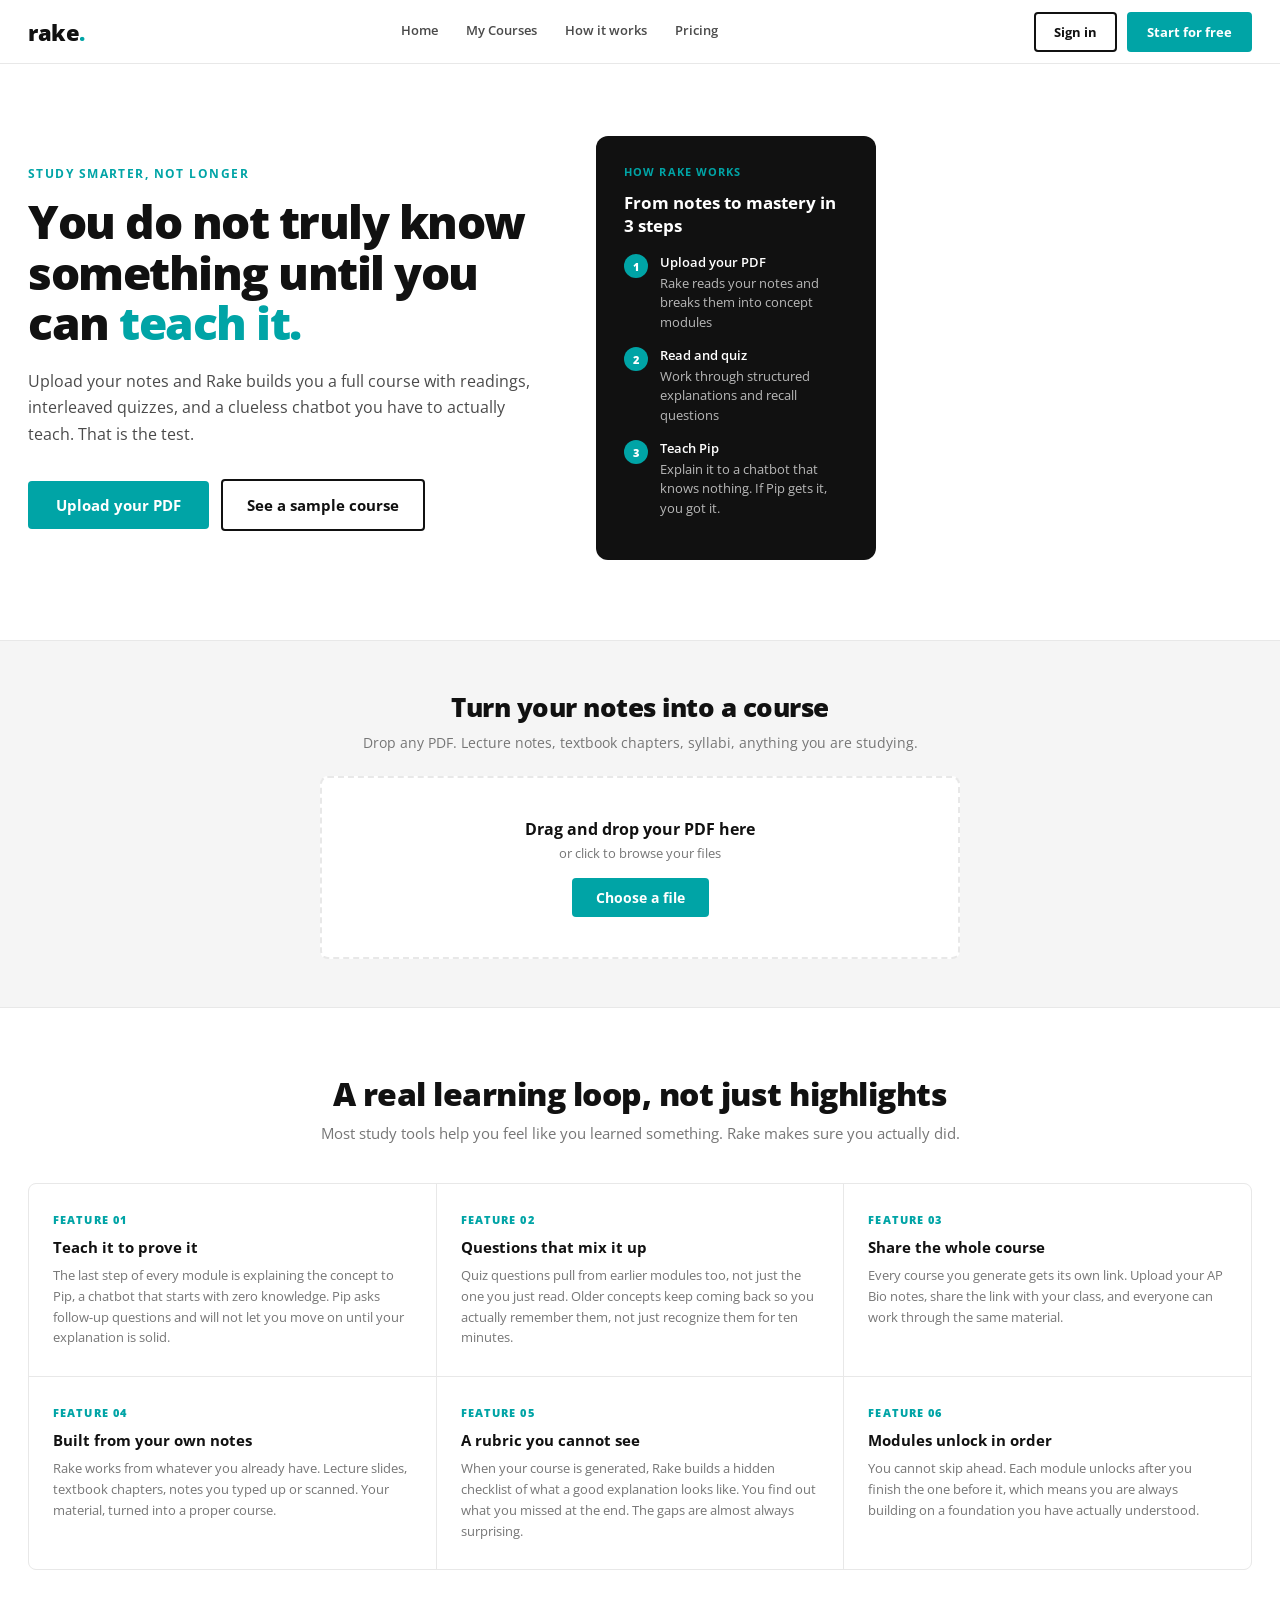
<file: index.html>
<!DOCTYPE html>
<html lang="en">
<head>
<meta charset="UTF-8">
<meta name="viewport" content="width=device-width, initial-scale=1.0">
<title>Rake — Learn anything by teaching it</title>
<link rel="preconnect" href="https://fonts.googleapis.com">
<link href="https://fonts.googleapis.com/css2?family=Open+Sans:wght@400;500;600;700;800&display=swap" rel="stylesheet">
<style>
*{box-sizing:border-box;margin:0;padding:0}
:root{
  --green:#00a4a6;--green-dark:#007b7d;--green-light:#e6f7f7;
  --black:#111;--gray:#4a4a4a;--gray2:#767676;--gray3:#f5f5f5;--gray4:#e8e8e8;
  --white:#fff;--red:#c0392b;
  --font:'Open Sans',system-ui,sans-serif;
}
body{background:var(--white);color:var(--black);font-family:var(--font);font-size:15px}

nav{
  background:var(--white);border-bottom:1px solid var(--gray4);
  display:flex;align-items:center;justify-content:space-between;
  padding:0 28px;height:64px;position:sticky;top:0;z-index:100;
}
.logo{font-size:22px;font-weight:800;color:var(--black);letter-spacing:-0.5px;cursor:pointer}
.logo span{color:var(--green)}
.nav-links{display:flex}
.navl{padding:0 14px;height:64px;display:flex;align-items:center;font-size:13px;font-weight:600;color:var(--gray);cursor:pointer;border-bottom:3px solid transparent;transition:all .15s}
.navl:hover{color:var(--black);border-bottom-color:var(--green)}
.nav-right{display:flex;gap:10px;align-items:center}
.btn-signin{padding:9px 18px;background:transparent;border:2px solid var(--black);border-radius:4px;font-size:13px;font-weight:700;cursor:pointer;font-family:var(--font);transition:all .15s;color:var(--black)}
.btn-signin:hover{background:var(--black);color:var(--white)}
.btn-nav-cta{padding:9px 18px;background:var(--green);border:2px solid var(--green);border-radius:4px;font-size:13px;font-weight:700;cursor:pointer;font-family:var(--font);color:var(--white);transition:all .15s}
.btn-nav-cta:hover{background:var(--green-dark);border-color:var(--green-dark)}

.hero{
  background:var(--white);padding:72px 28px 80px;
  display:flex;align-items:center;gap:48px;
  border-bottom:1px solid var(--gray4);
}
.hero-left{flex:1;max-width:520px}
.hero-eyebrow{font-size:12px;font-weight:700;color:var(--green);text-transform:uppercase;letter-spacing:.12em;margin-bottom:14px}
.hero h1{font-size:46px;font-weight:800;line-height:1.1;letter-spacing:-1.5px;color:var(--black);margin-bottom:20px}
.hero h1 em{color:var(--green);font-style:normal}
.hero p{font-size:16px;color:var(--gray);line-height:1.65;margin-bottom:32px;font-weight:400}
.hero-actions{display:flex;gap:12px;align-items:center;flex-wrap:wrap}
.btn-primary{padding:14px 28px;background:var(--green);border:none;border-radius:4px;font-size:15px;font-weight:700;color:var(--white);cursor:pointer;font-family:var(--font);transition:all .15s}
.btn-primary:hover{background:var(--green-dark)}
.btn-secondary{padding:14px 24px;background:transparent;border:2px solid var(--black);border-radius:4px;font-size:15px;font-weight:700;color:var(--black);cursor:pointer;font-family:var(--font);transition:all .15s}
.btn-secondary:hover{background:var(--black);color:var(--white)}
.hero-right{flex:0 0 280px}
.hero-card{background:var(--black);border-radius:12px;padding:28px;color:var(--white)}
.hero-card-label{font-size:11px;font-weight:700;text-transform:uppercase;letter-spacing:.1em;color:var(--green);margin-bottom:12px}
.hero-card h3{font-size:17px;font-weight:700;margin-bottom:16px}
.hc-step{display:flex;align-items:flex-start;gap:12px;margin-bottom:14px}
.hc-num{width:24px;height:24px;border-radius:50%;background:var(--green);color:var(--white);font-size:11px;font-weight:800;display:flex;align-items:center;justify-content:center;flex-shrink:0;margin-top:1px}
.hc-text{font-size:13px;color:rgba(255,255,255,.7);line-height:1.5}
.hc-text strong{color:var(--white);display:block;font-weight:600;margin-bottom:1px}

#view-home{display:block}
#view-course{display:none}
#view-module{display:none}

.upload-band{background:var(--gray3);padding:48px 28px;border-bottom:1px solid var(--gray4)}
.upload-band-inner{max-width:640px;margin:0 auto;text-align:center}
.upload-band h2{font-size:26px;font-weight:800;margin-bottom:8px;letter-spacing:-.5px}
.upload-band p{color:var(--gray2);font-size:14px;margin-bottom:24px}
.upload-zone{
  border:2px dashed var(--gray4);border-radius:8px;padding:40px 28px;
  background:var(--white);cursor:pointer;position:relative;transition:all .2s;
}
.upload-zone:hover,.upload-zone.drag{border-color:var(--green);background:var(--green-light)}
.upload-zone input{position:absolute;inset:0;opacity:0;cursor:pointer;width:100%;height:100%}
.uz-title{font-size:16px;font-weight:700;margin-bottom:4px}
.uz-sub{font-size:13px;color:var(--gray2);margin-bottom:16px}
.uz-btn{padding:10px 24px;background:var(--green);border:none;border-radius:4px;font-size:14px;font-weight:700;color:var(--white);cursor:pointer;font-family:var(--font)}

.processing{display:none;background:var(--white);border:1px solid var(--gray4);border-radius:8px;overflow:hidden;margin-top:16px;text-align:left}
.processing.active{display:block}
.proc-bar-wrap{height:4px;background:var(--gray4)}
.proc-bar{height:4px;background:var(--green);width:0;transition:width .6s ease}
.proc-step{padding:14px 20px;border-bottom:1px solid var(--gray4);font-size:13px;color:var(--gray2);display:flex;align-items:center;gap:12px;transition:all .3s}
.proc-step:last-child{border-bottom:none}
.proc-step.active{color:var(--black);font-weight:600}
.proc-step.done{color:var(--green)}
.pind{width:20px;height:20px;border-radius:50%;border:2px solid var(--gray4);flex-shrink:0;display:flex;align-items:center;justify-content:center;font-size:10px;font-weight:700;color:var(--gray2);transition:all .3s}
.pind.active{border-color:var(--green);color:var(--green);animation:spin .8s linear infinite}
.pind.done{background:var(--green);border-color:var(--green);color:var(--white)}
@keyframes spin{0%{transform:rotate(0deg)}100%{transform:rotate(360deg)}}

.features{padding:64px 28px;border-bottom:1px solid var(--gray4)}
.features h2{font-size:32px;font-weight:800;text-align:center;margin-bottom:8px;letter-spacing:-.5px}
.features-sub{text-align:center;color:var(--gray2);font-size:15px;margin-bottom:40px}
.features-grid{display:grid;grid-template-columns:repeat(3,1fr);gap:1px;background:var(--gray4);border:1px solid var(--gray4);border-radius:8px;overflow:hidden}
.feat-card{background:var(--white);padding:28px 24px}
.feat-num{font-size:11px;font-weight:800;color:var(--green);text-transform:uppercase;letter-spacing:.1em;margin-bottom:10px}
.feat-card h3{font-size:15px;font-weight:700;margin-bottom:8px}
.feat-card p{font-size:13px;color:var(--gray2);line-height:1.6}

.page-wrap{max-width:720px;margin:0 auto;padding:32px 28px}
.pg-breadcrumb{font-size:12px;color:var(--gray2);margin-bottom:20px;cursor:pointer;display:flex;align-items:center;gap:4px}
.pg-breadcrumb:hover{color:var(--green)}
.pg-breadcrumb span{color:var(--black);font-weight:600}
.course-hero{background:var(--black);border-radius:10px;padding:28px;margin-bottom:20px;color:var(--white)}
.ch-label{font-size:11px;font-weight:700;text-transform:uppercase;letter-spacing:.1em;color:var(--green);margin-bottom:8px}
.ch-title{font-size:26px;font-weight:800;letter-spacing:-.5px;margin-bottom:16px}
.ch-meta{display:flex;gap:12px;flex-wrap:wrap;margin-bottom:16px}
.ch-pill{font-size:11px;font-weight:600;padding:4px 12px;border-radius:20px;border:1px solid rgba(255,255,255,.15);color:rgba(255,255,255,.7)}
.ch-progress{background:rgba(255,255,255,.1);height:6px;border-radius:3px;overflow:hidden}
.ch-fill{height:100%;width:25%;background:var(--green);border-radius:3px}
.section-label{font-size:12px;font-weight:700;text-transform:uppercase;letter-spacing:.1em;color:var(--gray2);margin-bottom:12px}
.module-list{border:1px solid var(--gray4);border-radius:8px;overflow:hidden;margin-bottom:20px}
.mod-row{background:var(--white);padding:16px 20px;border-bottom:1px solid var(--gray4);display:flex;align-items:center;justify-content:space-between;cursor:pointer;transition:background .15s}
.mod-row:last-child{border-bottom:none}
.mod-row:hover:not(.locked){background:var(--gray3)}
.mod-row.completed{border-left:4px solid var(--green)}
.mod-row.active-mod{border-left:4px solid #f5a623}
.mod-row.locked{opacity:.45;cursor:default}
.mod-left{display:flex;align-items:center;gap:14px}
.mod-n{font-size:12px;font-weight:700;color:var(--gray2);width:22px}
.mod-title{font-size:14px;font-weight:700;margin-bottom:2px}
.mod-concepts{font-size:12px;color:var(--gray2)}
.mod-right{display:flex;flex-direction:column;align-items:flex-end;gap:6px}
.pips{display:flex;gap:3px}
.mpip{width:22px;height:4px;border-radius:2px;background:var(--gray4)}
.mpip.done{background:var(--green)}
.mpip.cur{background:#f5a623}
.mstatus{font-size:11px;font-weight:700}
.mstatus.done{color:var(--green)}
.mstatus.cur{color:#f5a623}
.mstatus.lock{color:var(--gray2)}
.share-card{border:1px solid var(--gray4);border-radius:8px;padding:20px;background:var(--gray3)}
.sc-title{font-size:14px;font-weight:700;margin-bottom:4px}
.sc-sub{font-size:12px;color:var(--gray2);margin-bottom:14px}
.sc-row{display:flex;gap:8px}
.sc-input{flex:1;background:var(--white);border:1px solid var(--gray4);border-radius:4px;padding:9px 14px;font-size:12px;font-family:var(--font);color:var(--gray2)}
.sc-copy{padding:9px 16px;background:var(--green);border:none;border-radius:4px;color:var(--white);font-size:12px;font-weight:700;cursor:pointer;font-family:var(--font);transition:background .15s;white-space:nowrap}
.sc-copy:hover{background:var(--green-dark)}

.mod-header{border-bottom:1px solid var(--gray4);padding-bottom:20px;margin-bottom:24px}
.back-btn{background:none;border:none;font-size:13px;color:var(--green);cursor:pointer;font-family:var(--font);font-weight:700;padding:0;margin-bottom:16px;display:flex;align-items:center;gap:4px}
.back-btn:hover{text-decoration:underline}
.mod-num-label{font-size:11px;font-weight:700;text-transform:uppercase;letter-spacing:.1em;color:var(--gray2);margin-bottom:4px}
.mod-big-title{font-size:28px;font-weight:800;letter-spacing:-.5px;margin-bottom:16px}
.stage-tabs{display:flex;border-bottom:2px solid var(--gray4)}
.stab{padding:10px 20px;font-size:13px;font-weight:700;color:var(--gray2);background:none;border:none;border-bottom:3px solid transparent;margin-bottom:-2px;cursor:pointer;font-family:var(--font);transition:all .15s}
.stab:hover{color:var(--black)}
.stab.active{color:var(--green);border-bottom-color:var(--green)}
.stab.done{color:var(--black)}
.stab.done::after{content:' ✓';color:var(--green);font-size:11px}

.read-body{padding:4px 0 24px}
.read-body p{font-size:14px;line-height:1.8;color:var(--gray);margin-bottom:16px}
.chips{display:flex;flex-wrap:wrap;gap:6px;margin:20px 0}
.chip{font-size:12px;font-weight:600;padding:4px 12px;border-radius:20px;background:var(--green-light);color:var(--green-dark);border:1px solid var(--green)}

.quiz-prog{display:flex;gap:4px;margin-bottom:24px}
.qp{width:24px;height:5px;border-radius:3px;background:var(--gray4)}
.qp.done{background:var(--green)}
.qp.cur{background:#f5a623}
.quiz-q{font-size:17px;font-weight:700;line-height:1.5;margin-bottom:20px;color:var(--black)}
.quiz-opts{display:flex;flex-direction:column;gap:8px;margin-bottom:20px}
.qopt{padding:13px 18px;border:2px solid var(--gray4);border-radius:6px;background:var(--white);font-size:14px;font-weight:500;cursor:pointer;text-align:left;font-family:var(--font);color:var(--black);transition:all .15s}
.qopt:hover:not([disabled]){border-color:var(--green);background:var(--green-light)}
.qopt.correct{border-color:var(--green);background:var(--green-light);color:var(--green-dark)}
.qopt.wrong{border-color:var(--red);background:#fdf0ee;color:var(--red)}
.quiz-fb{display:none;padding:14px 18px;border-radius:6px;font-size:13px;line-height:1.6;margin-bottom:16px;font-weight:500}
.quiz-fb.show{display:block}
.quiz-fb.correct{background:var(--green-light);color:var(--green-dark);border:1px solid var(--green)}
.quiz-fb.wrong{background:#fdf0ee;color:var(--red);border:1px solid var(--red)}
.next-btn{padding:11px 22px;background:var(--green);border:none;border-radius:4px;color:var(--white);font-size:14px;font-weight:700;cursor:pointer;font-family:var(--font);transition:background .15s}
.next-btn:hover{background:var(--green-dark)}

.pip-intro{border:2px solid var(--gray4);border-radius:8px;padding:18px;margin-bottom:20px;display:flex;gap:14px;background:var(--gray3)}
.pip-av{width:40px;height:40px;border-radius:50%;background:var(--black);color:var(--white);display:flex;align-items:center;justify-content:center;font-size:16px;font-weight:800;flex-shrink:0}
.pip-name{font-size:13px;font-weight:700;margin-bottom:2px}
.pip-role{font-size:11px;color:var(--gray2);margin-bottom:8px;font-weight:600;text-transform:uppercase;letter-spacing:.06em}
.pip-msg{font-size:13px;color:var(--gray);line-height:1.6}
.chat-thread{max-height:260px;overflow-y:auto;display:flex;flex-direction:column;gap:10px;margin-bottom:14px}
.cmsg{display:flex;gap:10px;align-items:flex-start}
.cmsg.user{flex-direction:row-reverse}
.cbubble{max-width:82%;padding:10px 14px;border-radius:8px;font-size:13px;line-height:1.6}
.cmsg.pip .cbubble{background:var(--gray3);border:1px solid var(--gray4);color:var(--gray)}
.cmsg.user .cbubble{background:var(--green);color:var(--white)}
.cav{width:28px;height:28px;border-radius:50%;flex-shrink:0;display:flex;align-items:center;justify-content:center;font-size:12px;font-weight:700}
.cav.p{background:var(--black);color:var(--white)}
.cav.u{background:var(--green);color:var(--white)}
.ci-row{display:flex;gap:8px;margin-bottom:20px}
.ci{flex:1;border:2px solid var(--gray4);border-radius:6px;padding:10px 14px;font-size:13px;font-family:var(--font);color:var(--black);resize:none;height:44px;transition:border-color .15s}
.ci:focus{outline:none;border-color:var(--green)}
.send-btn{padding:0 18px;background:var(--green);border:none;border-radius:6px;color:var(--white);font-size:13px;font-weight:700;cursor:pointer;font-family:var(--font);transition:background .15s}
.send-btn:hover{background:var(--green-dark)}
.rubric-box{border:1px solid var(--gray4);border-radius:8px;overflow:hidden}
.rubric-hdr{padding:12px 18px;background:var(--gray3);border-bottom:1px solid var(--gray4);display:flex;justify-content:space-between;align-items:center}
.rubric-hdr-title{font-size:12px;font-weight:700;text-transform:uppercase;letter-spacing:.08em;color:var(--gray)}
.rubric-pct{font-size:13px;font-weight:700;color:var(--green)}
.rrow{padding:11px 18px;border-bottom:1px solid var(--gray4);display:flex;align-items:center;gap:10px;font-size:13px;transition:all .3s}
.rrow:last-child{border-bottom:none}
.rrow.hit{color:var(--gray2);text-decoration:line-through}
.rcheck{width:18px;height:18px;border-radius:3px;border:2px solid var(--gray4);flex-shrink:0;display:flex;align-items:center;justify-content:center;font-size:11px;font-weight:700;transition:all .3s}
.rcheck.hit{background:var(--green);border-color:var(--green);color:var(--white)}
</style>
</head>
<body>

<nav>
  <div class="logo" onclick="showHome()">rake<span>.</span></div>
  <div class="nav-links">
    <div class="navl" onclick="showHome()">Home</div>
    <div class="navl" onclick="showCourse()">My Courses</div>
    <div class="navl">How it works</div>
    <div class="navl">Pricing</div>
  </div>
  <div class="nav-right">
    <button class="btn-signin">Sign in</button>
    <button class="btn-nav-cta" onclick="document.getElementById('fi').click()">Start for free</button>
  </div>
</nav>


<div id="view-home">
  <div class="hero">
    <div class="hero-left">
      <div class="hero-eyebrow">study smarter, not longer</div>
      <h1>You do not truly know something until you can <em>teach it.</em></h1>
      <p>Upload your notes and Rake builds you a full course with readings, interleaved quizzes, and a clueless chatbot you have to actually teach. That is the test.</p>
      <div class="hero-actions">
        <button class="btn-primary" onclick="document.getElementById('fi').click()">Upload your PDF</button>
        <button class="btn-secondary" onclick="showCourse()">See a sample course</button>
      </div>
    </div>
    <div class="hero-right">
      <div class="hero-card">
        <div class="hero-card-label">how rake works</div>
        <h3>From notes to mastery in 3 steps</h3>
        <div class="hc-step">
          <div class="hc-num">1</div>
          <div class="hc-text"><strong>Upload your PDF</strong>Rake reads your notes and breaks them into concept modules</div>
        </div>
        <div class="hc-step">
          <div class="hc-num">2</div>
          <div class="hc-text"><strong>Read and quiz</strong>Work through structured explanations and recall questions</div>
        </div>
        <div class="hc-step">
          <div class="hc-num">3</div>
          <div class="hc-text"><strong>Teach Pip</strong>Explain it to a chatbot that knows nothing. If Pip gets it, you got it.</div>
        </div>
      </div>
    </div>
  </div>

  <div class="upload-band">
    <div class="upload-band-inner">
      <h2>Turn your notes into a course</h2>
      <p>Drop any PDF. Lecture notes, textbook chapters, syllabi, anything you are studying.</p>
      <div class="upload-zone" id="uz">
        <input type="file" id="fi" accept=".pdf" onchange="handleFile(event)">
        <div class="uz-title">Drag and drop your PDF here</div>
        <div class="uz-sub">or click to browse your files</div>
        <button class="uz-btn" onclick="document.getElementById('fi').click()">Choose a file</button>
      </div>
      <div class="processing" id="proc">
        <div class="proc-bar-wrap"><div class="proc-bar" id="pbar"></div></div>
        <div class="proc-step" id="ps1"><div class="pind" id="pi1">1</div>Reading your PDF and pulling out the text</div>
        <div class="proc-step" id="ps2"><div class="pind" id="pi2">2</div>Splitting it into concept modules</div>
        <div class="proc-step" id="ps3"><div class="pind" id="pi3">3</div>Writing quiz questions across all modules</div>
        <div class="proc-step" id="ps4"><div class="pind" id="pi4">4</div>Building the hidden rubric Pip uses to grade you</div>
      </div>
    </div>
  </div>

  <div class="features">
    <h2>A real learning loop, not just highlights</h2>
    <div class="features-sub">Most study tools help you feel like you learned something. Rake makes sure you actually did.</div>
    <div class="features-grid">
      <div class="feat-card">
        <div class="feat-num">Feature 01</div>
        <h3>Teach it to prove it</h3>
        <p>The last step of every module is explaining the concept to Pip, a chatbot that starts with zero knowledge. Pip asks follow-up questions and will not let you move on until your explanation is solid.</p>
      </div>
      <div class="feat-card">
        <div class="feat-num">Feature 02</div>
        <h3>Questions that mix it up</h3>
        <p>Quiz questions pull from earlier modules too, not just the one you just read. Older concepts keep coming back so you actually remember them, not just recognize them for ten minutes.</p>
      </div>
      <div class="feat-card">
        <div class="feat-num">Feature 03</div>
        <h3>Share the whole course</h3>
        <p>Every course you generate gets its own link. Upload your AP Bio notes, share the link with your class, and everyone can work through the same material.</p>
      </div>
      <div class="feat-card">
        <div class="feat-num">Feature 04</div>
        <h3>Built from your own notes</h3>
        <p>Rake works from whatever you already have. Lecture slides, textbook chapters, notes you typed up or scanned. Your material, turned into a proper course.</p>
      </div>
      <div class="feat-card">
        <div class="feat-num">Feature 05</div>
        <h3>A rubric you cannot see</h3>
        <p>When your course is generated, Rake builds a hidden checklist of what a good explanation looks like. You find out what you missed at the end. The gaps are almost always surprising.</p>
      </div>
      <div class="feat-card">
        <div class="feat-num">Feature 06</div>
        <h3>Modules unlock in order</h3>
        <p>You cannot skip ahead. Each module unlocks after you finish the one before it, which means you are always building on a foundation you have actually understood.</p>
      </div>
    </div>
  </div>
</div>

<div id="view-course">
  <div class="page-wrap">
    <div class="pg-breadcrumb" onclick="showHome()">Back to my courses / <span>Supply, Demand and Elasticity</span></div>
    <div class="course-hero">
      <div class="ch-label">Microeconomics 101, Chapters 3 to 5</div>
      <div class="ch-title">Supply, Demand and Elasticity</div>
      <div class="ch-meta">
        <span class="ch-pill">4 modules</span>
        <span class="ch-pill">1 complete</span>
        <span class="ch-pill">About 45 minutes left</span>
      </div>
      <div class="ch-progress"><div class="ch-fill"></div></div>
    </div>
    <div class="section-label">Modules</div>
    <div class="module-list">
      <div class="mod-row completed" onclick="openMod(0)">
        <div class="mod-left">
          <div class="mod-n">01</div>
          <div>
            <div class="mod-title">The Law of Demand</div>
            <div class="mod-concepts">price, quantity, demand curve, substitution effect</div>
          </div>
        </div>
        <div class="mod-right">
          <div class="pips"><div class="mpip done"></div><div class="mpip done"></div><div class="mpip done"></div></div>
          <div class="mstatus done">Complete</div>
        </div>
      </div>
      <div class="mod-row active-mod" onclick="openMod(1)">
        <div class="mod-left">
          <div class="mod-n">02</div>
          <div>
            <div class="mod-title">Supply and Equilibrium</div>
            <div class="mod-concepts">supply curve, market clearing, supply shifters</div>
          </div>
        </div>
        <div class="mod-right">
          <div class="pips"><div class="mpip done"></div><div class="mpip cur"></div><div class="mpip"></div></div>
          <div class="mstatus cur">In progress</div>
        </div>
      </div>
      <div class="mod-row locked">
        <div class="mod-left">
          <div class="mod-n">03</div>
          <div>
            <div class="mod-title">Price Elasticity</div>
            <div class="mod-concepts">elastic, inelastic, elasticity coefficient</div>
          </div>
        </div>
        <div class="mod-right">
          <div class="pips"><div class="mpip"></div><div class="mpip"></div><div class="mpip"></div></div>
          <div class="mstatus lock">Locked</div>
        </div>
      </div>
      <div class="mod-row locked">
        <div class="mod-left">
          <div class="mod-n">04</div>
          <div>
            <div class="mod-title">Consumer and Producer Surplus</div>
            <div class="mod-concepts">welfare, deadweight loss, taxation</div>
          </div>
        </div>
        <div class="mod-right">
          <div class="pips"><div class="mpip"></div><div class="mpip"></div><div class="mpip"></div></div>
          <div class="mstatus lock">Locked</div>
        </div>
      </div>
    </div>
    <div class="share-card">
      <div class="sc-title">Share this course</div>
      <div class="sc-sub">Anyone with the link can enroll and work through it themselves</div>
      <div class="sc-row">
        <div class="sc-input">rake.app/c/micro101-xk92p</div>
        <button class="sc-copy" onclick="this.textContent='Copied';setTimeout(()=>this.textContent='Copy link',2000)">Copy link</button>
      </div>
    </div>
  </div>
</div>


<div id="view-module">
  <div class="page-wrap">
    <div class="mod-header">
      <button class="back-btn" onclick="showCourse()">Back to course</button>
      <div class="mod-num-label">Module 02</div>
      <div class="mod-big-title">Supply and Equilibrium</div>
      <div class="stage-tabs">
        <button class="stab done" id="tr" onclick="showStage('r')">Read</button>
        <button class="stab active" id="tq" onclick="showStage('q')">Quiz</button>
        <button class="stab" id="tt" onclick="showStage('t')">Teach Pip</button>
      </div>
    </div>

 
    <div id="sr" style="display:none">
      <div class="read-body">
        <p>The supply curve shows the relationship between price and how much producers are willing to sell. As prices go up, producers want to sell more. The curve slopes upward.</p>
        <p>Market equilibrium is the price where the amount supplied equals the amount people want to buy. This is the only stable point. If the price sits above it, there is surplus and it gets pushed back down. Below it, there is shortage and price climbs back up.</p>
        <p>Supply shifts when something besides price changes, like better technology, lower input costs, or a change in government policy. A shift to the right means more is available at every price, which pushes the equilibrium price down and quantity sold up.</p>
        <div class="chips">
          <span class="chip">supply curve</span>
          <span class="chip">market equilibrium</span>
          <span class="chip">clearing price</span>
          <span class="chip">surplus</span>
          <span class="chip">shortage</span>
          <span class="chip">supply shifters</span>
        </div>
      </div>
      <button class="next-btn" onclick="showStage('q')">Continue to quiz</button>
    </div>


    <div id="sq">
      <div class="quiz-prog">
        <div class="qp done"></div><div class="qp done"></div>
        <div class="qp cur"></div><div class="qp"></div><div class="qp"></div>
      </div>
      <div class="quiz-q">A technological improvement in wheat farming shifts the supply curve to the right. What happens to the equilibrium price and quantity?</div>
      <div class="quiz-opts">
        <button class="qopt" onclick="ansQ(this,false)">Price rises, quantity falls</button>
        <button class="qopt" onclick="ansQ(this,false)">Price rises, quantity rises</button>
        <button class="qopt" onclick="ansQ(this,true)">Price falls, quantity rises</button>
        <button class="qopt" onclick="ansQ(this,false)">Price falls, quantity falls</button>
      </div>
      <div class="quiz-fb" id="qfb"></div>
      <div id="qn" style="display:none"><button class="next-btn" onclick="showStage('t')">Continue to Teach Pip</button></div>
    </div>


    <div id="st" style="display:none">
      <div class="pip-intro">
        <div class="pip-av">P</div>
        <div>
          <div class="pip-name">Pip</div>
          <div class="pip-role">eager student, knows absolutely nothing</div>
          <div class="pip-msg">Hey! I heard you have been learning about supply and equilibrium. I have no idea what any of that means. Can you walk me through it from the start?</div>
        </div>
      </div>
      <div class="chat-thread" id="ct">
        <div class="cmsg pip">
          <div class="cav p">P</div>
          <div class="cbubble">So what is a supply curve? Is it like an actual curve drawn on a graph or is it more of a concept?</div>
        </div>
      </div>
      <div class="ci-row">
        <textarea class="ci" id="ci" placeholder="Explain it to Pip..." onkeydown="ck(event)"></textarea>
        <button class="send-btn" onclick="sc()">Send</button>
      </div>
      <div class="rubric-box">
        <div class="rubric-hdr">
          <span class="rubric-hdr-title">Concept coverage</span>
          <span class="rubric-pct" id="rp">1 of 5 covered</span>
        </div>
        <div class="rrow hit"><div class="rcheck hit">✓</div><span>Supply curve direction, the positive relationship between price and quantity</span></div>
        <div class="rrow" id="rr2"><div class="rcheck" id="rc2"></div><span>What equilibrium actually means</span></div>
        <div class="rrow" id="rr3"><div class="rcheck" id="rc3"></div><span>Why equilibrium is a stable point</span></div>
        <div class="rrow" id="rr4"><div class="rcheck" id="rc4"></div><span>What causes the supply curve to shift</span></div>
        <div class="rrow" id="rr5"><div class="rcheck" id="rc5"></div><span>What happens to price when supply shifts right</span></div>
      </div>
    </div>

  </div>
</div>

<script>
function showHome(){
  document.getElementById('view-home').style.display='block';
  document.getElementById('view-course').style.display='none';
  document.getElementById('view-module').style.display='none';
  window.scrollTo(0,0);
}
function showCourse(){
  document.getElementById('view-home').style.display='none';
  document.getElementById('view-course').style.display='block';
  document.getElementById('view-module').style.display='none';
  window.scrollTo(0,0);
}
function openMod(i){
  if(i>1)return;
  document.getElementById('view-home').style.display='none';
  document.getElementById('view-course').style.display='none';
  document.getElementById('view-module').style.display='block';
  showStage(i===0?'r':'q');
  window.scrollTo(0,0);
}
function showStage(s){
  ['r','q','t'].forEach(x=>document.getElementById('s'+x).style.display=x===s?'block':'none');
  document.getElementById('tr').className='stab '+(s==='r'?'active':'done');
  document.getElementById('tq').className='stab '+(s==='q'?'active':s==='t'?'done':'');
  document.getElementById('tt').className='stab '+(s==='t'?'active':'');
}
function ansQ(btn,ok){
  document.querySelectorAll('.qopt').forEach(o=>{o.disabled=true;o.style.pointerEvents='none'});
  btn.classList.add(ok?'correct':'wrong');
  if(!ok)document.querySelectorAll('.qopt').forEach(o=>{if(o!==btn)o.classList.add('correct')});
  const fb=document.getElementById('qfb');
  fb.className='quiz-fb show '+(ok?'correct':'wrong');
  fb.textContent=ok
    ?'Correct. More supply at every price pushes the equilibrium price down while the quantity sold goes up.'
    :'Not quite. A rightward supply shift means more wheat is available at every price point, so the equilibrium price drops while quantity rises.';
  document.getElementById('qn').style.display='block';
}
let pips=[
  "Oh okay so if farmers get better machines there is more wheat available everywhere, which pushes the price down. But wait, if the price drops why would farmers want to sell more? Would not they want to sell less?",
  "Ohh I see, so the technology lowers their costs so they can still make money even at the lower price. That makes sense. But what does equilibrium actually mean? Like why does the market settle at that specific point?",
  "So if the price is too high there is a surplus and competition pushes it down, and if it is too low there is a shortage and prices rise, and equilibrium is just the point where those two forces balance out? Is that right?"
];
let pipIdx=0,covered=1;
function sc(){
  const inp=document.getElementById('ci'),txt=inp.value.trim();
  if(!txt)return;
  const thread=document.getElementById('ct');
  const um=document.createElement('div');
  um.className='cmsg user';
  um.innerHTML='<div class="cav u">Y</div><div class="cbubble">'+txt+'</div>';
  thread.appendChild(um);
  inp.value='';
  thread.scrollTop=thread.scrollHeight;
  if(pipIdx<pips.length){
    setTimeout(()=>{
      const pm=document.createElement('div');
      pm.className='cmsg pip';
      pm.innerHTML='<div class="cav p">P</div><div class="cbubble">'+pips[pipIdx]+'</div>';
      thread.appendChild(pm);
      thread.scrollTop=thread.scrollHeight;
      pipIdx++;covered++;
      const ids=['rc2','rc3','rc4','rc5'];
      const rid=ids[pipIdx-1];
      if(rid){
        const el=document.getElementById(rid);
        el.classList.add('hit');
        el.textContent='✓';
        el.parentElement.classList.add('hit');
      }
      document.getElementById('rp').textContent=covered+' of 5 covered';
    },900);
  }
}
function ck(e){if(e.key==='Enter'&&!e.shiftKey){e.preventDefault();sc()}}
function handleFile(e){
  const f=e.target.files[0];if(!f)return;
  document.getElementById('uz').style.display='none';
  const proc=document.getElementById('proc');
  proc.classList.add('active');
  const widths=[25,50,75,100];
  [1,2,3,4].forEach((n,i)=>{
    setTimeout(()=>{
      document.getElementById('pbar').style.width=widths[i]+'%';
      const pi=document.getElementById('pi'+n),ps=document.getElementById('ps'+n);
      pi.classList.add('active');ps.classList.add('active');
      if(i>0){
        const pp=document.getElementById('pi'+(n-1)),pps=document.getElementById('ps'+(n-1));
        pp.classList.remove('active');pp.classList.add('done');pp.textContent='✓';
        pps.classList.remove('active');pps.classList.add('done');
      }
      if(i===3){
        setTimeout(()=>{
          pi.classList.remove('active');pi.classList.add('done');pi.textContent='✓';
          ps.classList.add('done');
          setTimeout(showCourse,500);
        },1400);
      }
    },i*1500);
  });
}
const uz=document.getElementById('uz');
uz.addEventListener('dragover',e=>{e.preventDefault();uz.classList.add('drag')});
uz.addEventListener('dragleave',()=>uz.classList.remove('drag'));
uz.addEventListener('drop',e=>{
  e.preventDefault();uz.classList.remove('drag');
  const f=e.dataTransfer.files[0];
  if(f)handleFile({target:{files:[f]}});
});
</script>
</body>
</html>
</file>
